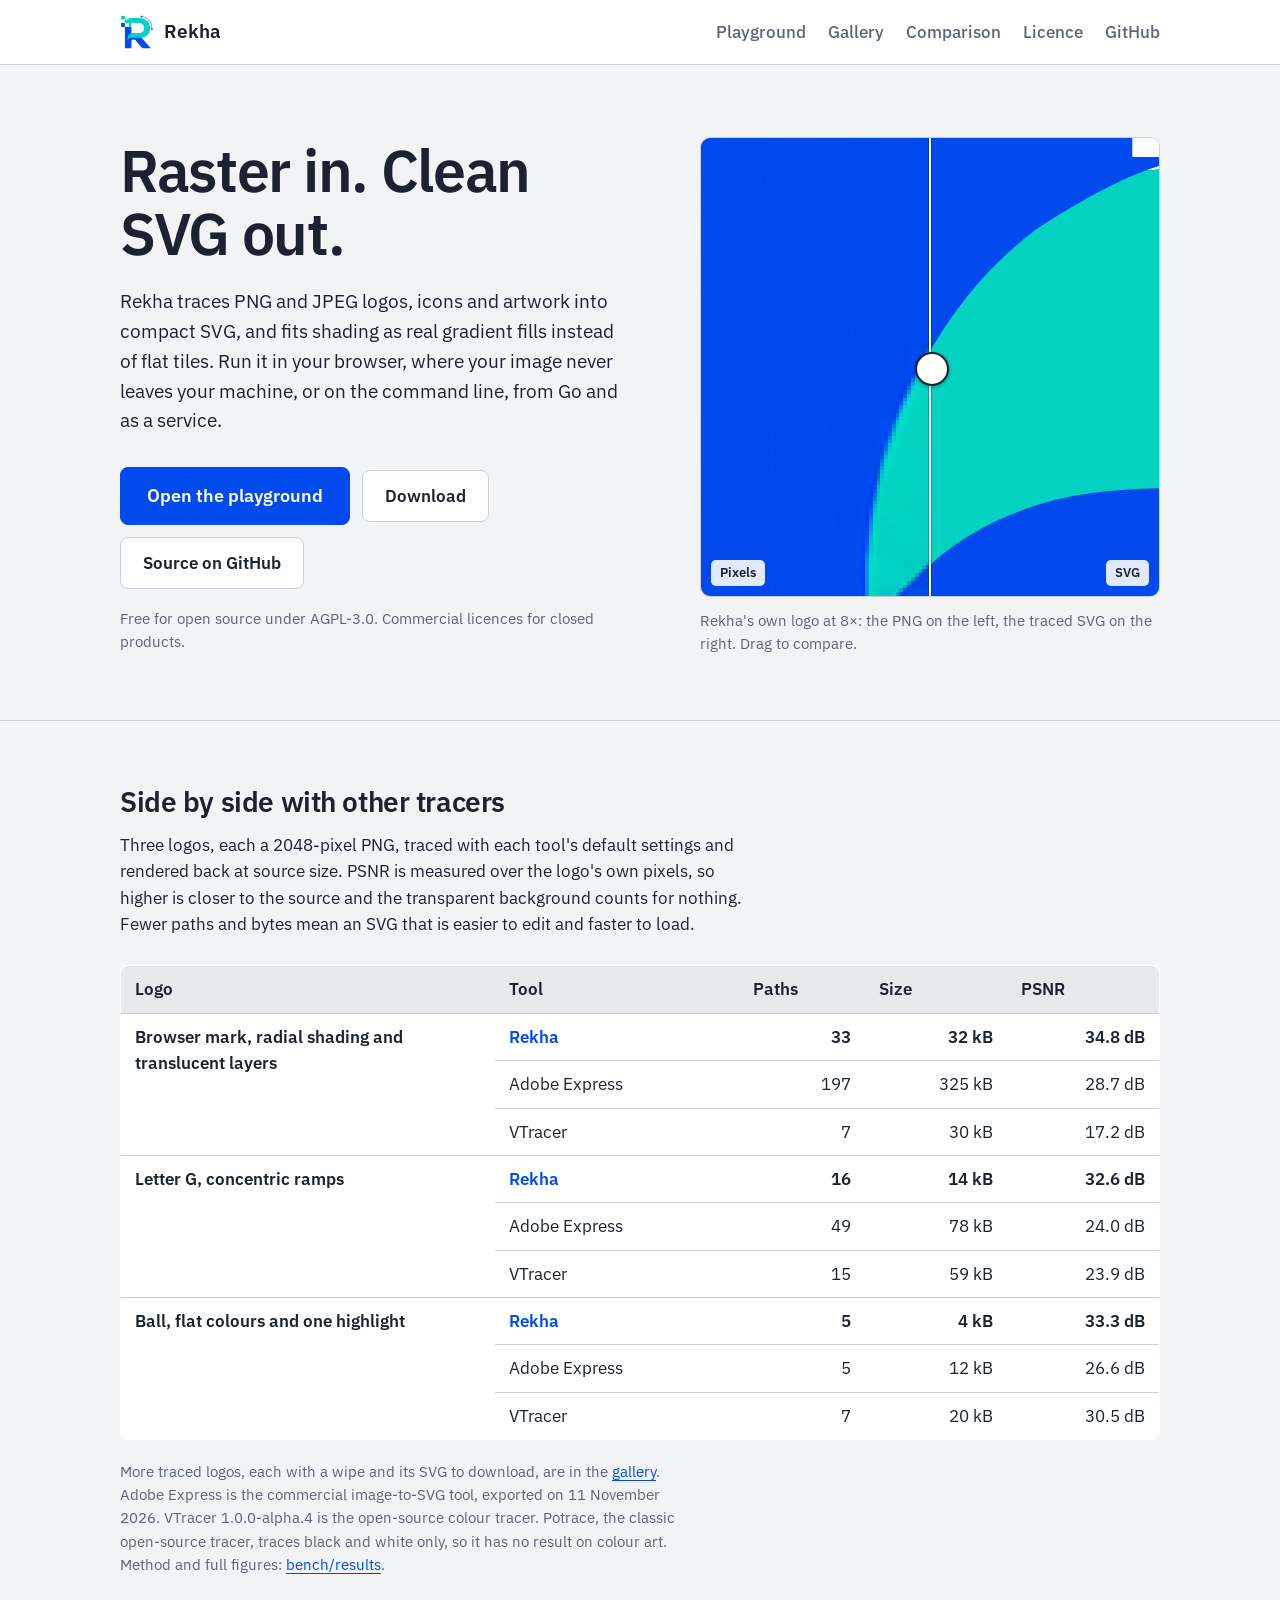
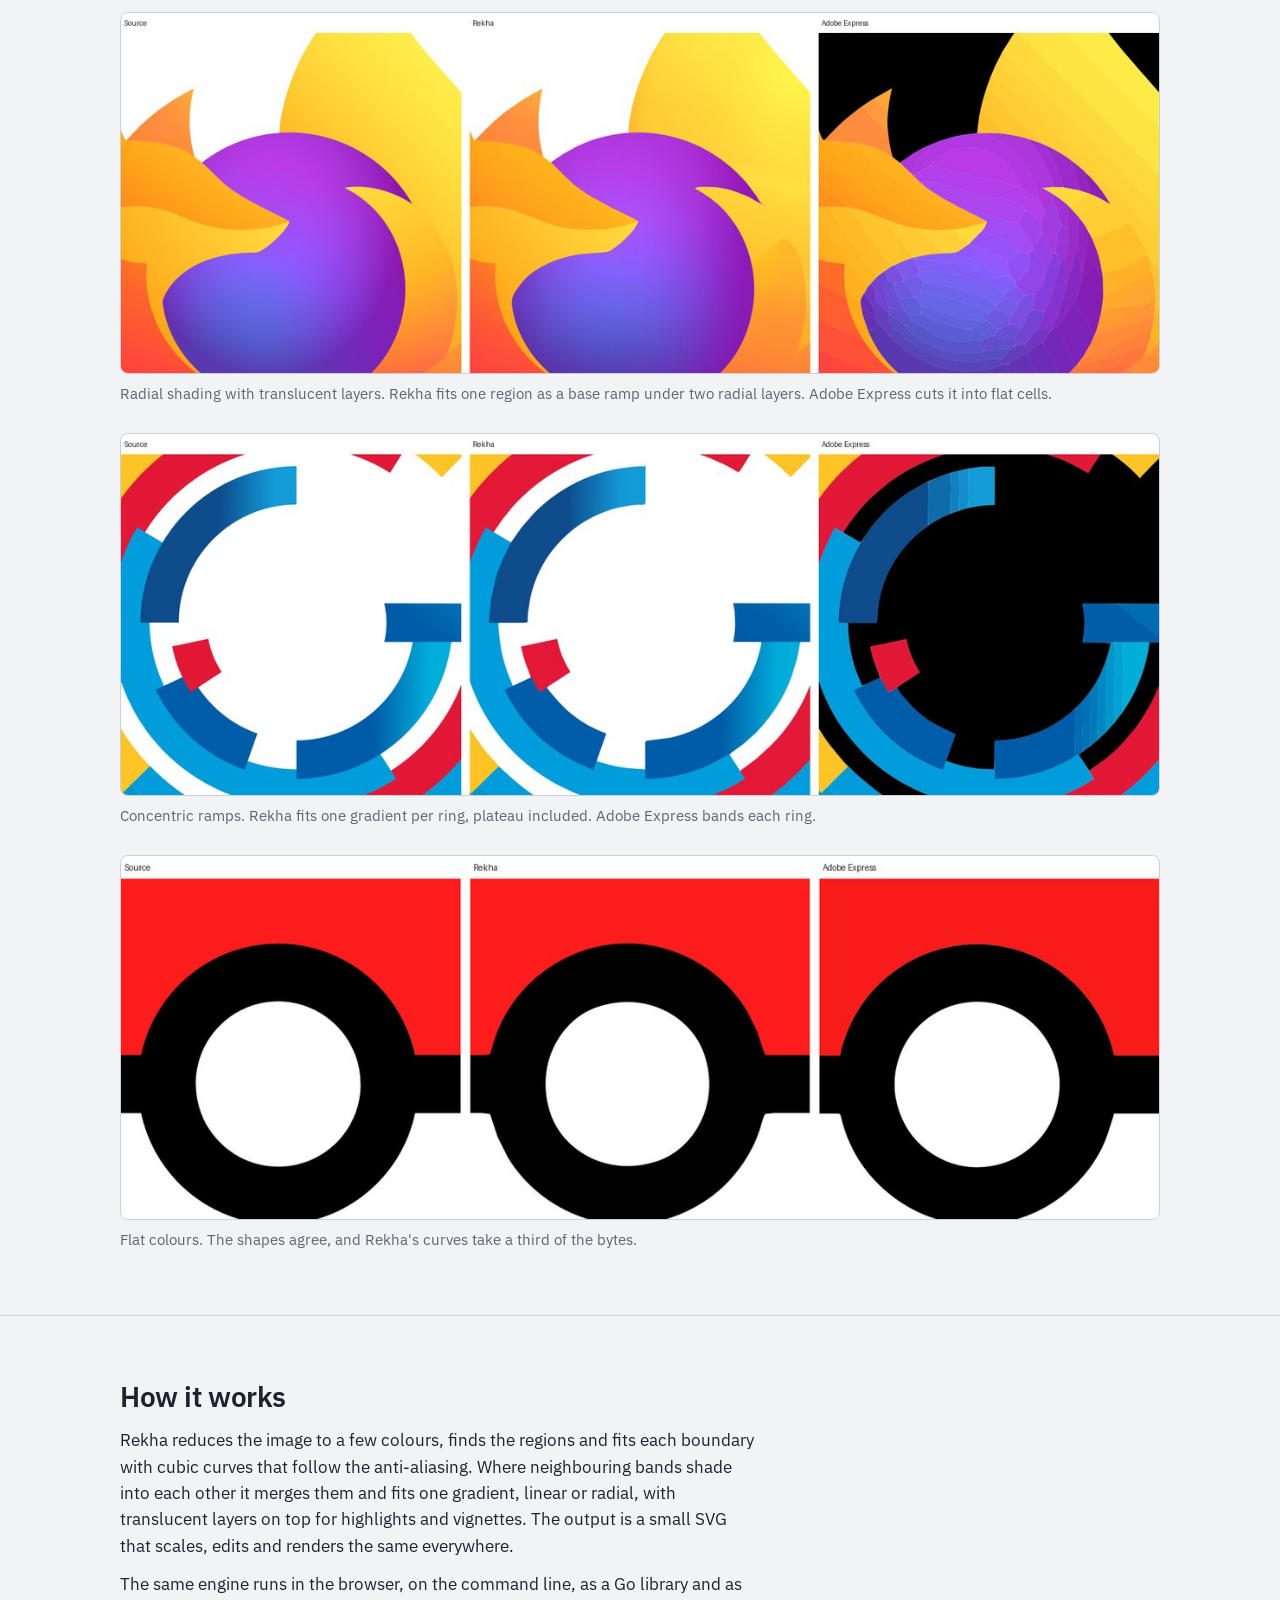
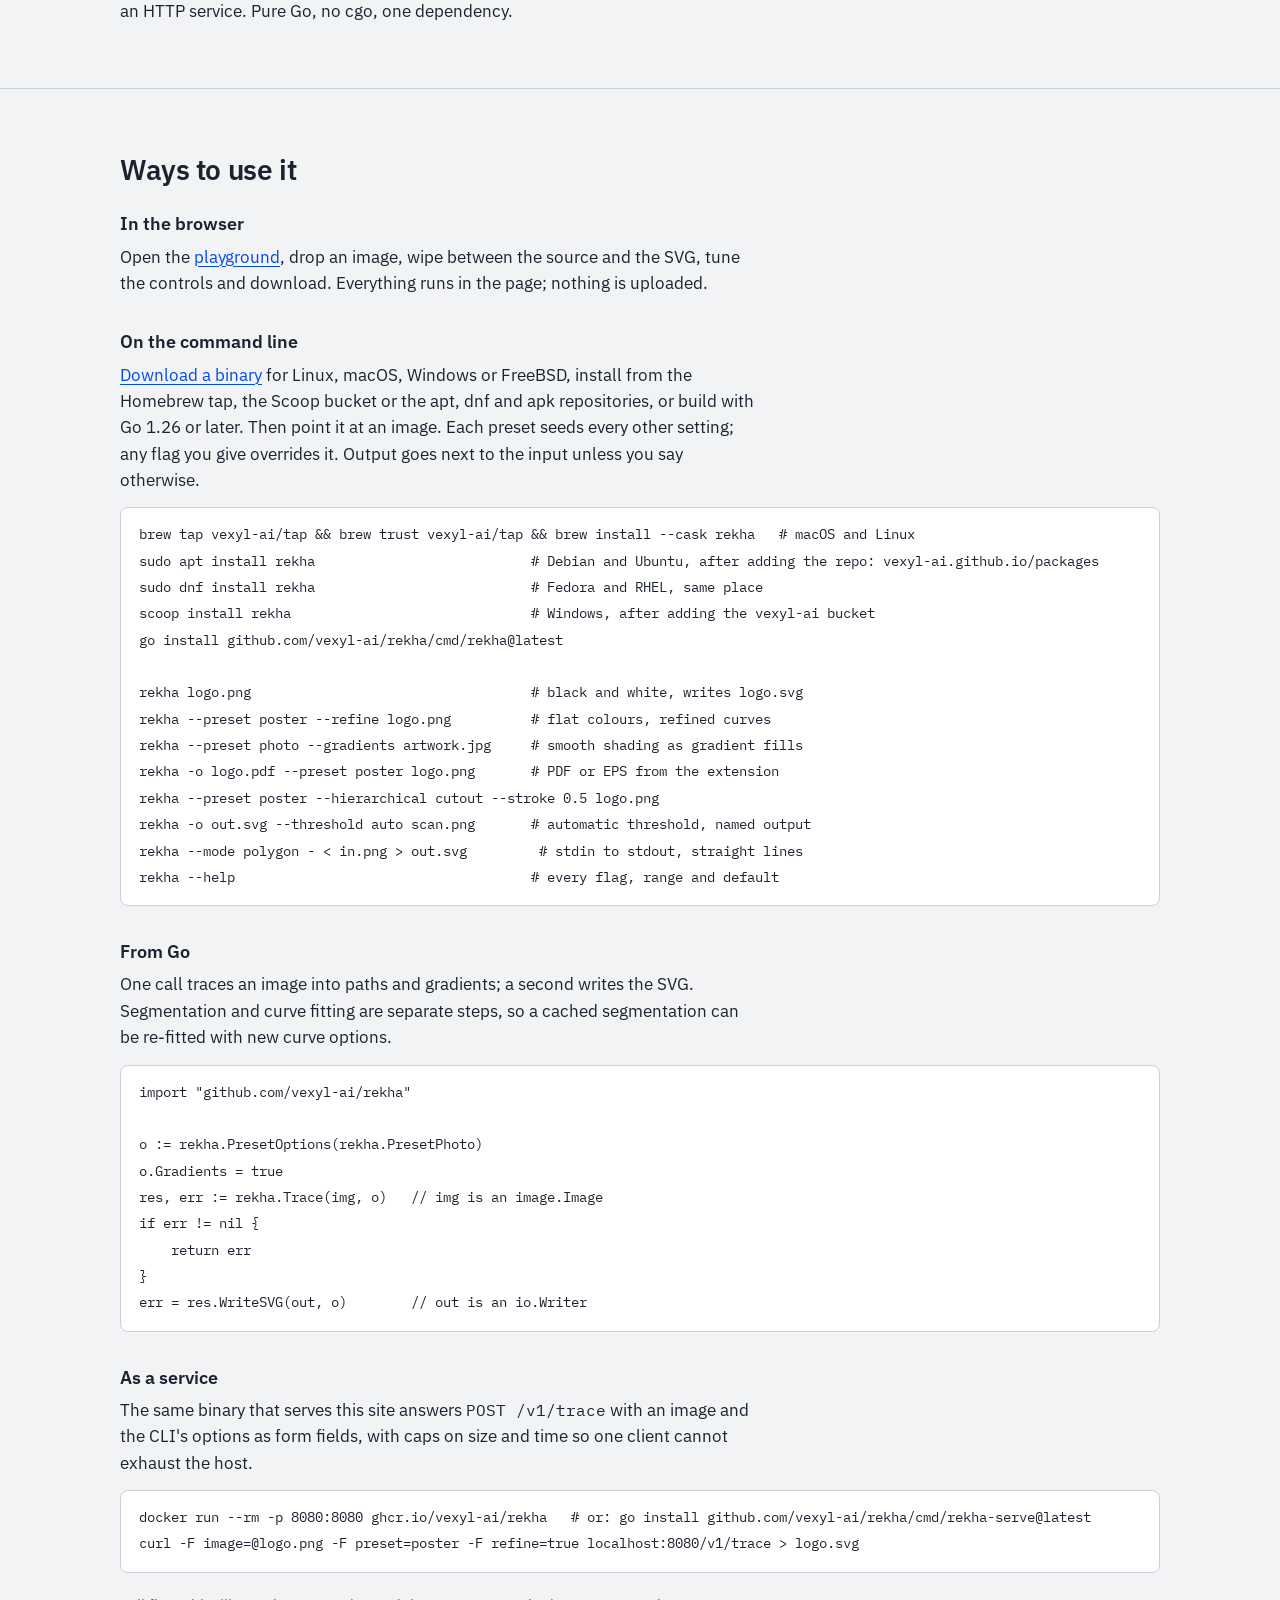
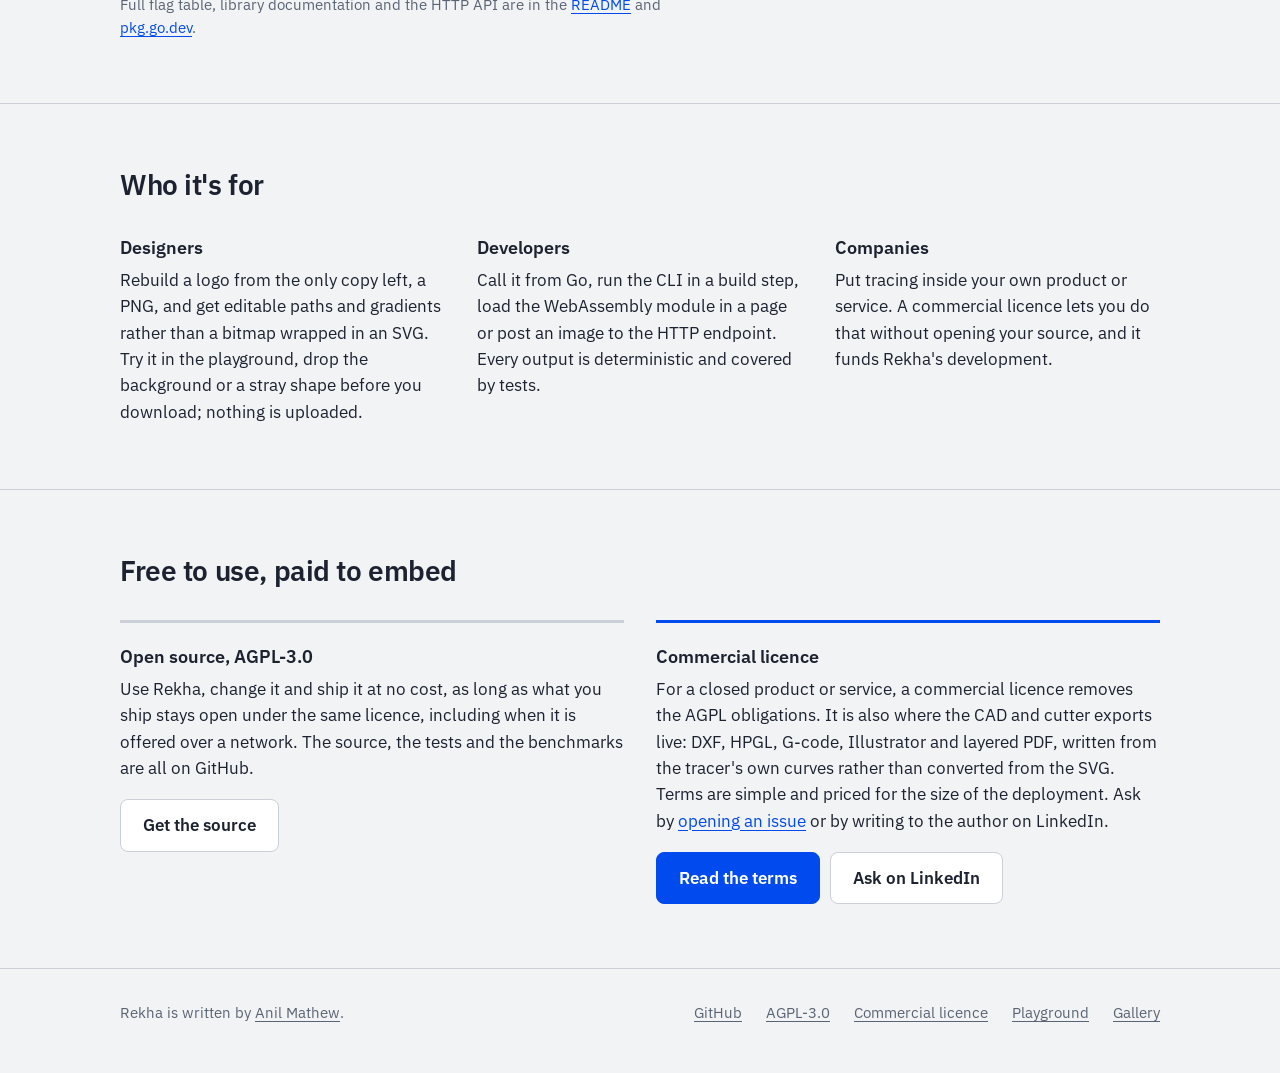
<file: web/index.html>
<!doctype html>
<html lang="en">
<head>
<meta charset="utf-8">
<meta name="viewport" content="width=device-width, initial-scale=1">
<title>Rekha: trace PNG and JPEG to SVG with gradient fills</title>
<meta name="description" content="Rekha turns raster logos, icons and artwork into compact SVG with real gradient fills. In your browser or on the command line. Pure Go, free under AGPL-3.0.">
<link rel="canonical" href="https://vexyl-ai.github.io/rekha/">
<meta property="og:type" content="website">
<meta property="og:site_name" content="Rekha">
<meta property="og:title" content="Rekha: raster to clean SVG, gradients included">
<meta property="og:description" content="Trace PNG and JPEG into compact SVG with real gradient fills. In your browser, nothing uploaded, or on the command line. Open source, pure Go.">
<meta property="og:url" content="https://vexyl-ai.github.io/rekha/">
<meta property="og:image" content="https://vexyl-ai.github.io/rekha/img/og.png">
<meta property="og:image:width" content="1200">
<meta property="og:image:height" content="630">
<meta property="og:image:alt" content="Rekha logo beside the words: raster to clean SVG, gradients included, runs in your browser">
<meta name="twitter:card" content="summary_large_image">
<meta name="twitter:title" content="Rekha: raster to clean SVG, gradients included">
<meta name="twitter:description" content="Trace PNG and JPEG into compact SVG with real gradient fills. In your browser or on the command line.">
<meta name="twitter:image" content="https://vexyl-ai.github.io/rekha/img/og.png">
<meta name="theme-color" content="#014AED">
<link rel="icon" href="img/logo-mark.svg" type="image/svg+xml">
<link rel="preconnect" href="https://fonts.googleapis.com">
<link rel="stylesheet" href="https://fonts.googleapis.com/css2?family=IBM+Plex+Sans:wght@400;500;600&family=IBM+Plex+Mono&display=swap">
<link rel="stylesheet" href="site.css">
<script type="application/ld+json">
{
  "@context": "https://schema.org",
  "@type": "SoftwareApplication",
  "name": "Rekha",
  "url": "https://vexyl-ai.github.io/rekha/",
  "description": "Raster to SVG tracer with gradient fills. Pure Go, no cgo, runs as a library, a CLI, a WebAssembly module and an HTTP service.",
  "applicationCategory": "DesignApplication",
  "operatingSystem": "Web, Linux, macOS, Windows",
  "offers": { "@type": "Offer", "price": "0", "priceCurrency": "USD" },
  "license": "https://www.gnu.org/licenses/agpl-3.0.html",
  "codeRepository": "https://github.com/vexyl-ai/rekha",
  "author": { "@type": "Person", "name": "Anil Mathew", "url": "https://www.linkedin.com/in/anilmathewm/" }
}
</script>
</head>
<body>
<header class="bar">
  <div class="wrap">
    <a class="brand" href="./"><img src="img/logo-mark.svg" alt="" width="34" height="34">Rekha</a>
    <nav aria-label="Site">
      <a href="demo/">Playground</a>
      <a href="gallery/">Gallery</a>
      <a href="#compare" class="hide-sm">Comparison</a>
      <a href="#licence">Licence</a>
      <a href="https://github.com/vexyl-ai/rekha">GitHub</a>
    </nav>
  </div>
</header>

<main>
<div class="hero">
  <div class="wrap">
    <div>
      <h1>Raster in. Clean SVG out.</h1>
      <p class="lead">Rekha traces PNG and JPEG logos, icons and artwork into compact SVG, and fits shading as real gradient fills instead of flat tiles. Run it in your browser, where your image never leaves your machine, or on the command line, from Go and as a service.</p>
      <div class="cta">
        <a class="btn primary" href="demo/">Open the playground</a>
        <a class="btn" href="https://github.com/vexyl-ai/rekha/releases/latest">Download</a>
        <a class="btn" href="https://github.com/vexyl-ai/rekha">Source on GitHub</a>
      </div>
      <p class="fine">Free for open source under AGPL-3.0. Commercial licences for closed products.</p>
    </div>
    <figure class="wipe" id="wipe">
      <div class="frame">
        <img class="px" src="img/hero-source.png" width="120" height="120" alt="A corner of the Rekha logo as pixels, enlarged eight times">
        <div class="vec"><img src="img/hero-trace.svg" width="120" height="120" alt="The same corner traced by Rekha as smooth curves"></div>
        <input type="range" min="0" max="100" value="50" aria-label="Move the divider between pixels and SVG">
        <div class="handle" aria-hidden="true"></div>
        <span class="tag l">Pixels</span><span class="tag r">SVG</span>
      </div>
      <figcaption>Rekha's own logo at 8×: the PNG on the left, the traced SVG on the right. Drag to compare.</figcaption>
    </figure>
  </div>
</div>

<section id="compare">
  <div class="wrap">
    <h2>Side by side with other tracers</h2>
    <p class="prose">Three logos, each a 2048-pixel PNG, traced with each tool's default settings and rendered back at source size. PSNR is measured over the logo's own pixels, so higher is closer to the source and the transparent background counts for nothing. Fewer paths and bytes mean an SVG that is easier to edit and faster to load.</p>
    <table class="scores">
      <thead><tr><th scope="col">Logo</th><th scope="col">Tool</th><th scope="col" class="n">Paths</th><th scope="col" class="n">Size</th><th scope="col" class="n">PSNR</th></tr></thead>
      <tbody>
        <tr class="us"><th scope="row" rowspan="3">Browser mark, radial shading and translucent layers</th><td class="tool">Rekha</td><td class="n">33</td><td class="n">32 kB</td><td class="n">34.8 dB</td></tr>
        <tr><td>Adobe Express</td><td class="n">197</td><td class="n">325 kB</td><td class="n">28.7 dB</td></tr>
        <tr><td>VTracer</td><td class="n">7</td><td class="n">30 kB</td><td class="n">17.2 dB</td></tr>
        <tr class="us"><th scope="row" rowspan="3">Letter G, concentric ramps</th><td class="tool">Rekha</td><td class="n">16</td><td class="n">14 kB</td><td class="n">32.6 dB</td></tr>
        <tr><td>Adobe Express</td><td class="n">49</td><td class="n">78 kB</td><td class="n">24.0 dB</td></tr>
        <tr><td>VTracer</td><td class="n">15</td><td class="n">59 kB</td><td class="n">23.9 dB</td></tr>
        <tr class="us"><th scope="row" rowspan="3">Ball, flat colours and one highlight</th><td class="tool">Rekha</td><td class="n">5</td><td class="n">4 kB</td><td class="n">33.3 dB</td></tr>
        <tr><td>Adobe Express</td><td class="n">5</td><td class="n">12 kB</td><td class="n">26.6 dB</td></tr>
        <tr><td>VTracer</td><td class="n">7</td><td class="n">20 kB</td><td class="n">30.5 dB</td></tr>
      </tbody>
    </table>
    <p class="cite prose">More traced logos, each with a wipe and its SVG to download, are in the <a href="gallery/">gallery</a>. Adobe Express is the commercial image-to-SVG tool, exported on 11 November 2026. VTracer 1.0.0-alpha.4 is the open-source colour tracer. Potrace, the classic open-source tracer, traces black and white only, so it has no result on colour art. Method and full figures: <a href="https://github.com/vexyl-ai/rekha/blob/main/bench/results/2026-11-11-adobe-express.md">bench/results</a>.</p>
    <div class="strips">
      <figure>
        <img src="img/compare/firefox-globe.jpg" width="1200" height="416" alt="Browser mark globe, three panels: source, Rekha, Adobe Express. Rekha's shading is smooth; Adobe Express cuts it into flat cells." loading="lazy">
        <figcaption>Radial shading with translucent layers. Rekha fits one region as a base ramp under two radial layers. Adobe Express cuts it into flat cells.</figcaption>
      </figure>
      <figure>
        <img src="img/compare/letter-g.jpg" width="1200" height="417" alt="Letter G logo, three panels: source, Rekha, Adobe Express. Rekha's rings shade smoothly; Adobe Express bands them." loading="lazy">
        <figcaption>Concentric ramps. Rekha fits one gradient per ring, plateau included. Adobe Express bands each ring.</figcaption>
      </figure>
      <figure>
        <img src="img/compare/pokeball.jpg" width="1200" height="419" alt="Ball logo, three panels: source, Rekha, Adobe Express. The shapes agree." loading="lazy">
        <figcaption>Flat colours. The shapes agree, and Rekha's curves take a third of the bytes.</figcaption>
      </figure>
    </div>
  </div>
</section>

<section class="how" id="how">
  <div class="wrap">
    <h2>How it works</h2>
    <p class="prose">Rekha reduces the image to a few colours, finds the regions and fits each boundary with cubic curves that follow the anti-aliasing. Where neighbouring bands shade into each other it merges them and fits one gradient, linear or radial, with translucent layers on top for highlights and vignettes. The output is a small SVG that scales, edits and renders the same everywhere.</p>
    <p class="prose">The same engine runs in the browser, on the command line, as a Go library and as an HTTP service. Pure Go, no cgo, one dependency.</p>
  </div>
</section>

<section class="use" id="use">
  <div class="wrap">
    <h2>Ways to use it</h2>

    <h3>In the browser</h3>
    <p class="prose">Open the <a href="demo/">playground</a>, drop an image, wipe between the source and the SVG, tune the controls and download. Everything runs in the page; nothing is uploaded.</p>

    <h3>On the command line</h3>
    <p class="prose"><a href="https://github.com/vexyl-ai/rekha/releases/latest">Download a binary</a> for Linux, macOS, Windows or FreeBSD, install from the Homebrew tap, the Scoop bucket or the apt, dnf and apk repositories, or build with Go 1.26 or later. Then point it at an image. Each preset seeds every other setting; any flag you give overrides it. Output goes next to the input unless you say otherwise.</p>
<pre><code>brew tap vexyl-ai/tap &amp;&amp; brew trust vexyl-ai/tap &amp;&amp; brew install --cask rekha   # macOS and Linux
sudo apt install rekha                           # Debian and Ubuntu, after adding the repo: vexyl-ai.github.io/packages
sudo dnf install rekha                           # Fedora and RHEL, same place
scoop install rekha                              # Windows, after adding the vexyl-ai bucket
go install github.com/vexyl-ai/rekha/cmd/rekha@latest

rekha logo.png                                   # black and white, writes logo.svg
rekha --preset poster --refine logo.png          # flat colours, refined curves
rekha --preset photo --gradients artwork.jpg     # smooth shading as gradient fills
rekha -o logo.pdf --preset poster logo.png       # PDF or EPS from the extension
rekha --preset poster --hierarchical cutout --stroke 0.5 logo.png
rekha -o out.svg --threshold auto scan.png       # automatic threshold, named output
rekha --mode polygon - &lt; in.png &gt; out.svg         # stdin to stdout, straight lines
rekha --help                                     # every flag, range and default</code></pre>

    <h3>From Go</h3>
    <p class="prose">One call traces an image into paths and gradients; a second writes the SVG. Segmentation and curve fitting are separate steps, so a cached segmentation can be re-fitted with new curve options.</p>
<pre><code>import "github.com/vexyl-ai/rekha"

o := rekha.PresetOptions(rekha.PresetPhoto)
o.Gradients = true
res, err := rekha.Trace(img, o)   // img is an image.Image
if err != nil {
    return err
}
err = res.WriteSVG(out, o)        // out is an io.Writer</code></pre>

    <h3>As a service</h3>
    <p class="prose">The same binary that serves this site answers <code>POST /v1/trace</code> with an image and the CLI's options as form fields, with caps on size and time so one client cannot exhaust the host.</p>
<pre><code>docker run --rm -p 8080:8080 ghcr.io/vexyl-ai/rekha   # or: go install github.com/vexyl-ai/rekha/cmd/rekha-serve@latest
curl -F image=@logo.png -F preset=poster -F refine=true localhost:8080/v1/trace &gt; logo.svg</code></pre>
    <p class="cite prose">Full flag table, library documentation and the HTTP API are in the <a href="https://github.com/vexyl-ai/rekha#readme">README</a> and <a href="https://pkg.go.dev/github.com/vexyl-ai/rekha">pkg.go.dev</a>.</p>
  </div>
</section>

<section class="who" id="who">
  <div class="wrap">
    <h2>Who it's for</h2>
    <div class="cols">
      <div>
        <h3>Designers</h3>
        <p>Rebuild a logo from the only copy left, a PNG, and get editable paths and gradients rather than a bitmap wrapped in an SVG. Try it in the playground, drop the background or a stray shape before you download; nothing is uploaded.</p>
      </div>
      <div>
        <h3>Developers</h3>
        <p>Call it from Go, run the CLI in a build step, load the WebAssembly module in a page or post an image to the HTTP endpoint. Every output is deterministic and covered by tests.</p>
      </div>
      <div>
        <h3>Companies</h3>
        <p>Put tracing inside your own product or service. A commercial licence lets you do that without opening your source, and it funds Rekha's development.</p>
      </div>
    </div>
  </div>
</section>

<section class="licence" id="licence">
  <div class="wrap">
    <h2>Free to use, paid to embed</h2>
    <div class="cols">
      <div>
        <h3>Open source, AGPL-3.0</h3>
        <p>Use Rekha, change it and ship it at no cost, as long as what you ship stays open under the same licence, including when it is offered over a network. The source, the tests and the benchmarks are all on GitHub.</p>
        <div class="cta"><a class="btn" href="https://github.com/vexyl-ai/rekha">Get the source</a></div>
      </div>
      <div class="paid">
        <h3>Commercial licence</h3>
        <p>For a closed product or service, a commercial licence removes the AGPL obligations. It is also where the CAD and cutter exports live: DXF, HPGL, G-code, Illustrator and layered PDF, written from the tracer's own curves rather than converted from the SVG. Terms are simple and priced for the size of the deployment. Ask by <a href="https://github.com/vexyl-ai/rekha/issues/new">opening an issue</a> or by writing to the author on LinkedIn.</p>
        <div class="cta">
          <a class="btn primary" href="https://github.com/vexyl-ai/rekha/blob/main/COMMERCIAL.md">Read the terms</a>
          <a class="btn" href="https://www.linkedin.com/in/anilmathewm/">Ask on LinkedIn</a>
        </div>
      </div>
    </div>
  </div>
</section>
</main>

<footer>
  <div class="wrap">
    <span>Rekha is written by <a href="https://www.linkedin.com/in/anilmathewm/">Anil Mathew</a>.</span>
    <span class="spacer"></span>
    <a href="https://github.com/vexyl-ai/rekha">GitHub</a>
    <a href="https://github.com/vexyl-ai/rekha/blob/main/LICENSE">AGPL-3.0</a>
    <a href="https://github.com/vexyl-ai/rekha/blob/main/COMMERCIAL.md">Commercial licence</a>
    <a href="demo/">Playground</a>
    <a href="gallery/">Gallery</a>
  </div>
</footer>
<script src="site.js"></script>
</body>
</html>
</file>
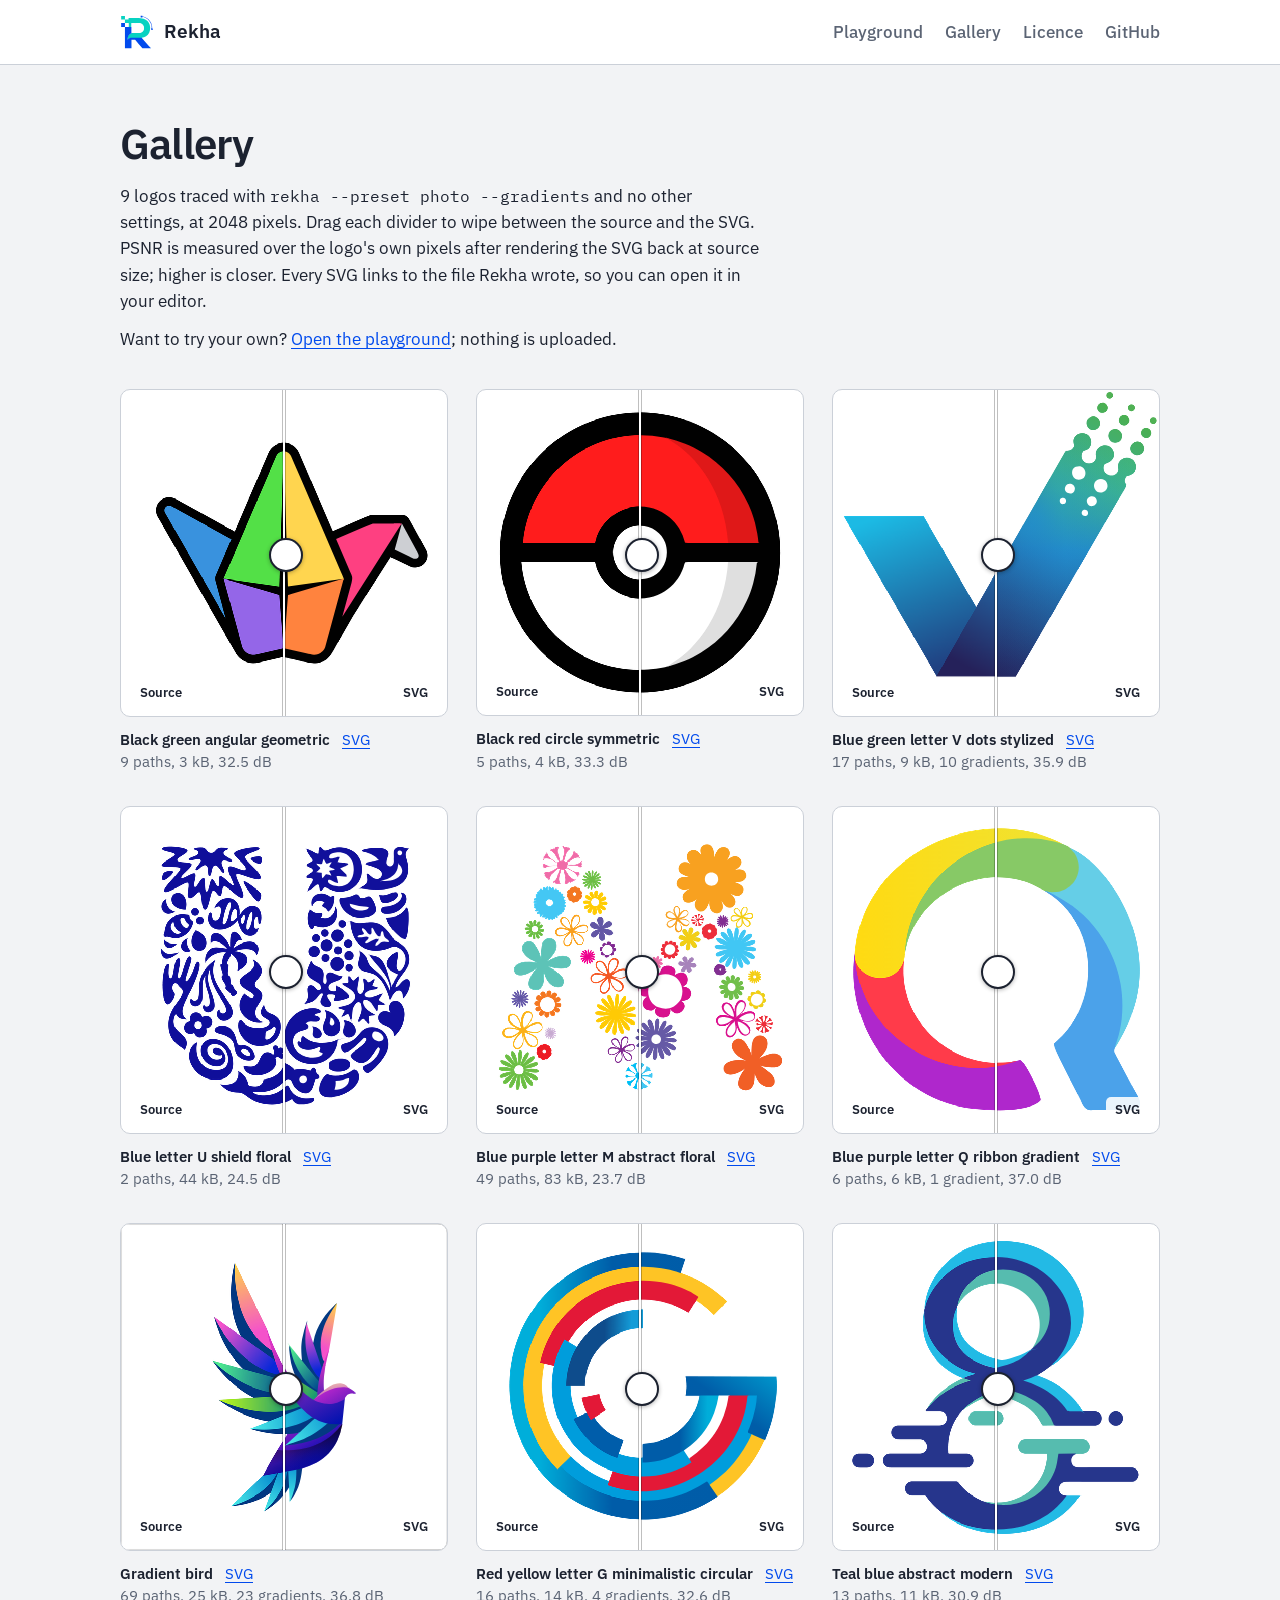
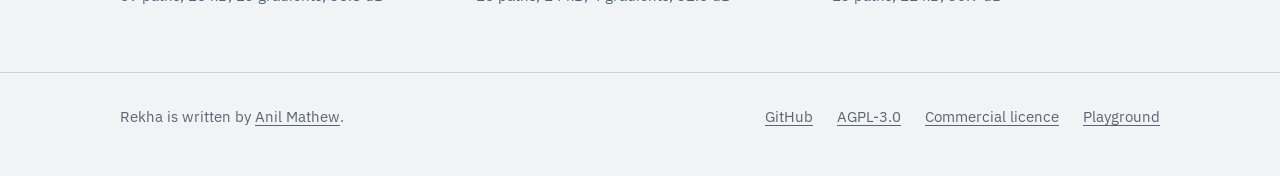
<file: web/gallery/index.html>
<!doctype html>
<html lang="en">
<head>
<meta charset="utf-8">
<meta name="viewport" content="width=device-width, initial-scale=1">
<title>Rekha gallery: logos traced from PNG to SVG</title>
<meta name="description" content="9 logos traced by Rekha with the photo preset and gradients on, each with a source-versus-SVG wipe, the path count, file size and PSNR. Download any SVG.">
<link rel="canonical" href="https://vexyl-ai.github.io/rekha/gallery/">
<meta property="og:type" content="website">
<meta property="og:site_name" content="Rekha">
<meta property="og:title" content="Rekha gallery: logos traced from PNG to SVG">
<meta property="og:description" content="9 logos traced to SVG with gradient fills. Wipe between source and result, download the SVG.">
<meta property="og:url" content="https://vexyl-ai.github.io/rekha/gallery/">
<meta property="og:image" content="https://vexyl-ai.github.io/rekha/img/og.png">
<meta property="og:image:width" content="1200">
<meta property="og:image:height" content="630">
<meta name="twitter:card" content="summary_large_image">
<meta name="twitter:title" content="Rekha gallery: logos traced from PNG to SVG">
<meta name="twitter:description" content="9 logos traced to SVG with gradient fills. Wipe between source and result, download the SVG.">
<meta name="twitter:image" content="https://vexyl-ai.github.io/rekha/img/og.png">
<meta name="theme-color" content="#014AED">
<link rel="icon" href="../img/logo-mark.svg" type="image/svg+xml">
<link rel="preconnect" href="https://fonts.googleapis.com">
<link rel="stylesheet" href="https://fonts.googleapis.com/css2?family=IBM+Plex+Sans:wght@400;500;600&family=IBM+Plex+Mono&display=swap">
<link rel="stylesheet" href="../site.css">
</head>
<body>
<header class="bar">
  <div class="wrap">
    <a class="brand" href="../"><img src="../img/logo-mark.svg" alt="" width="34" height="34">Rekha</a>
    <nav aria-label="Site">
      <a href="../demo/">Playground</a>
      <a href="./">Gallery</a>
      <a href="../#licence">Licence</a>
      <a href="https://github.com/vexyl-ai/rekha">GitHub</a>
    </nav>
  </div>
</header>

<main>
<section class="gallery" id="gallery">
  <div class="wrap">
    <h1>Gallery</h1>
    <p class="prose">9 logos traced with <code>rekha --preset photo --gradients</code> and no other settings, at 2048 pixels. Drag each divider to wipe between the source and the SVG. PSNR is measured over the logo's own pixels after rendering the SVG back at source size; higher is closer. Every SVG links to the file Rekha wrote, so you can open it in your editor.</p>
    <p class="prose">Want to try your own? <a href="../demo/">Open the playground</a>; nothing is uploaded.</p>
    <div class="grid">
      <figure class="wipe">
        <div class="frame" style="aspect-ratio: 2048 / 2048">
          <img class="px" src="black-green-angular-geometric-logo.png" width="2048" height="2048" alt="Black green angular geometric: the source image" loading="lazy">
          <div class="vec"><img src="black-green-angular-geometric-logo.svg" width="2048" height="2048" alt="Black green angular geometric: traced by Rekha" loading="lazy"></div>
          <input type="range" min="0" max="100" value="50" aria-label="Move the divider between source and SVG for Black green angular geometric">
          <div class="handle" aria-hidden="true"></div>
          <span class="tag l">Source</span><span class="tag r">SVG</span>
        </div>
        <figcaption><strong>Black green angular geometric</strong> <a href="black-green-angular-geometric-logo.svg">SVG</a><br>9 paths, 3 kB, 32.5 dB</figcaption>
      </figure>
      <figure class="wipe">
        <div class="frame" style="aspect-ratio: 2048 / 2045">
          <img class="px" src="black-red-circle-symmetric-logo.png" width="2048" height="2045" alt="Black red circle symmetric: the source image" loading="lazy">
          <div class="vec"><img src="black-red-circle-symmetric-logo.svg" width="2048" height="2045" alt="Black red circle symmetric: traced by Rekha" loading="lazy"></div>
          <input type="range" min="0" max="100" value="50" aria-label="Move the divider between source and SVG for Black red circle symmetric">
          <div class="handle" aria-hidden="true"></div>
          <span class="tag l">Source</span><span class="tag r">SVG</span>
        </div>
        <figcaption><strong>Black red circle symmetric</strong> <a href="black-red-circle-symmetric-logo.svg">SVG</a><br>5 paths, 4 kB, 33.3 dB</figcaption>
      </figure>
      <figure class="wipe">
        <div class="frame" style="aspect-ratio: 2048 / 2048">
          <img class="px" src="blue-green-letter-v-dots-stylized-logo.png" width="2048" height="2048" alt="Blue green letter V dots stylized: the source image" loading="lazy">
          <div class="vec"><img src="blue-green-letter-v-dots-stylized-logo.svg" width="2048" height="2048" alt="Blue green letter V dots stylized: traced by Rekha" loading="lazy"></div>
          <input type="range" min="0" max="100" value="50" aria-label="Move the divider between source and SVG for Blue green letter V dots stylized">
          <div class="handle" aria-hidden="true"></div>
          <span class="tag l">Source</span><span class="tag r">SVG</span>
        </div>
        <figcaption><strong>Blue green letter V dots stylized</strong> <a href="blue-green-letter-v-dots-stylized-logo.svg">SVG</a><br>17 paths, 9 kB, 10 gradients, 35.9 dB</figcaption>
      </figure>
      <figure class="wipe">
        <div class="frame" style="aspect-ratio: 2048 / 2048">
          <img class="px" src="blue-letter-u-shield-floral-logo.png" width="2048" height="2048" alt="Blue letter U shield floral: the source image" loading="lazy">
          <div class="vec"><img src="blue-letter-u-shield-floral-logo.svg" width="2048" height="2048" alt="Blue letter U shield floral: traced by Rekha" loading="lazy"></div>
          <input type="range" min="0" max="100" value="50" aria-label="Move the divider between source and SVG for Blue letter U shield floral">
          <div class="handle" aria-hidden="true"></div>
          <span class="tag l">Source</span><span class="tag r">SVG</span>
        </div>
        <figcaption><strong>Blue letter U shield floral</strong> <a href="blue-letter-u-shield-floral-logo.svg">SVG</a><br>2 paths, 44 kB, 24.5 dB</figcaption>
      </figure>
      <figure class="wipe">
        <div class="frame" style="aspect-ratio: 2048 / 2048">
          <img class="px" src="blue-purple-letter-m-abstract-floral-logo.png" width="2048" height="2048" alt="Blue purple letter M abstract floral: the source image" loading="lazy">
          <div class="vec"><img src="blue-purple-letter-m-abstract-floral-logo.svg" width="2048" height="2048" alt="Blue purple letter M abstract floral: traced by Rekha" loading="lazy"></div>
          <input type="range" min="0" max="100" value="50" aria-label="Move the divider between source and SVG for Blue purple letter M abstract floral">
          <div class="handle" aria-hidden="true"></div>
          <span class="tag l">Source</span><span class="tag r">SVG</span>
        </div>
        <figcaption><strong>Blue purple letter M abstract floral</strong> <a href="blue-purple-letter-m-abstract-floral-logo.svg">SVG</a><br>49 paths, 83 kB, 23.7 dB</figcaption>
      </figure>
      <figure class="wipe">
        <div class="frame" style="aspect-ratio: 2048 / 2048">
          <img class="px" src="blue-purple-letter-q-ribbon-gradient-logo.png" width="2048" height="2048" alt="Blue purple letter Q ribbon gradient: the source image" loading="lazy">
          <div class="vec"><img src="blue-purple-letter-q-ribbon-gradient-logo.svg" width="2048" height="2048" alt="Blue purple letter Q ribbon gradient: traced by Rekha" loading="lazy"></div>
          <input type="range" min="0" max="100" value="50" aria-label="Move the divider between source and SVG for Blue purple letter Q ribbon gradient">
          <div class="handle" aria-hidden="true"></div>
          <span class="tag l">Source</span><span class="tag r">SVG</span>
        </div>
        <figcaption><strong>Blue purple letter Q ribbon gradient</strong> <a href="blue-purple-letter-q-ribbon-gradient-logo.svg">SVG</a><br>6 paths, 6 kB, 1 gradient, 37.0 dB</figcaption>
      </figure>
      <figure class="wipe">
        <div class="frame" style="aspect-ratio: 2048 / 2048">
          <img class="px" src="8_1sasa11.png" width="2048" height="2048" alt="Gradient bird: the source image" loading="lazy">
          <div class="vec"><img src="8_1sasa11.svg" width="2048" height="2048" alt="Gradient bird: traced by Rekha" loading="lazy"></div>
          <input type="range" min="0" max="100" value="50" aria-label="Move the divider between source and SVG for Gradient bird">
          <div class="handle" aria-hidden="true"></div>
          <span class="tag l">Source</span><span class="tag r">SVG</span>
        </div>
        <figcaption><strong>Gradient bird</strong> <a href="8_1sasa11.svg">SVG</a><br>69 paths, 25 kB, 23 gradients, 36.8 dB</figcaption>
      </figure>
      <figure class="wipe">
        <div class="frame" style="aspect-ratio: 2048 / 2048">
          <img class="px" src="red-yellow-letter-g-minimalistic-circular-logo.png" width="2048" height="2048" alt="Red yellow letter G minimalistic circular: the source image" loading="lazy">
          <div class="vec"><img src="red-yellow-letter-g-minimalistic-circular-logo.svg" width="2048" height="2048" alt="Red yellow letter G minimalistic circular: traced by Rekha" loading="lazy"></div>
          <input type="range" min="0" max="100" value="50" aria-label="Move the divider between source and SVG for Red yellow letter G minimalistic circular">
          <div class="handle" aria-hidden="true"></div>
          <span class="tag l">Source</span><span class="tag r">SVG</span>
        </div>
        <figcaption><strong>Red yellow letter G minimalistic circular</strong> <a href="red-yellow-letter-g-minimalistic-circular-logo.svg">SVG</a><br>16 paths, 14 kB, 4 gradients, 32.6 dB</figcaption>
      </figure>
      <figure class="wipe">
        <div class="frame" style="aspect-ratio: 2048 / 2048">
          <img class="px" src="teal-blue-abstract-modern-logo.png" width="2048" height="2048" alt="Teal blue abstract modern: the source image" loading="lazy">
          <div class="vec"><img src="teal-blue-abstract-modern-logo.svg" width="2048" height="2048" alt="Teal blue abstract modern: traced by Rekha" loading="lazy"></div>
          <input type="range" min="0" max="100" value="50" aria-label="Move the divider between source and SVG for Teal blue abstract modern">
          <div class="handle" aria-hidden="true"></div>
          <span class="tag l">Source</span><span class="tag r">SVG</span>
        </div>
        <figcaption><strong>Teal blue abstract modern</strong> <a href="teal-blue-abstract-modern-logo.svg">SVG</a><br>13 paths, 11 kB, 30.9 dB</figcaption>
      </figure>
    </div>
  </div>
</section>
</main>

<footer>
  <div class="wrap">
    <span>Rekha is written by <a href="https://www.linkedin.com/in/anilmathewm/">Anil Mathew</a>.</span>
    <span class="spacer"></span>
    <a href="https://github.com/vexyl-ai/rekha">GitHub</a>
    <a href="https://github.com/vexyl-ai/rekha/blob/main/LICENSE">AGPL-3.0</a>
    <a href="https://github.com/vexyl-ai/rekha/blob/main/COMMERCIAL.md">Commercial licence</a>
    <a href="../demo/">Playground</a>
  </div>
</footer>
<script src="../site.js"></script>
</body>
</html>
</file>
<file: web/site.css>
/* Rekha landing page. One family, brand blue, light and dark. */
:root {
  --ink: #1C2230;
  --ink-soft: #5B6474;
  --paper: #F2F3F5;
  --pane: #FFFFFF;
  --rule: #CBD0D8;
  --brand: #014AED;
  --brand-ink: #FFFFFF;
  --check: #E6E8EC;
  color-scheme: light dark;
}
@media (prefers-color-scheme: dark) {
  :root {
    --ink: #E8EBF1;
    --ink-soft: #A0A8B6;
    --paper: #10141C;
    --pane: #181D27;
    --rule: #2E3544;
    --brand: #5C8CFF;
    --brand-ink: #0B1020;
    --check: #232936;
  }
}
* { box-sizing: border-box; }
html { scroll-behavior: smooth; }
@media (prefers-reduced-motion: reduce) { html { scroll-behavior: auto; } }
body {
  margin: 0;
  font: 17px/1.55 "IBM Plex Sans", system-ui, sans-serif;
  color: var(--ink);
  background: var(--paper);
  -webkit-font-smoothing: antialiased;
}
h1, h2, h3, p, figure, table { margin: 0; }
a { color: var(--brand); text-decoration-thickness: 1px; text-underline-offset: 3px; }
a:focus-visible, button:focus-visible, input:focus-visible { outline: 2px solid var(--brand); outline-offset: 3px; }
code { font: 0.92em/1.5 "IBM Plex Mono", ui-monospace, SFMono-Regular, Menlo, monospace; }
pre {
  margin: 0; padding: 14px 18px; overflow-x: auto;
  background: var(--pane); border: 1px solid var(--rule); border-radius: 8px;
}
pre code { font-size: 14px; }

.wrap { max-width: 1080px; margin: 0 auto; padding: 0 20px; }
.prose { max-width: 64ch; }

/* Top bar */
.bar { background: var(--pane); border-bottom: 1px solid var(--rule); }
.bar .wrap { display: flex; align-items: center; gap: 28px; height: 64px; }
.brand { display: inline-flex; align-items: center; gap: 10px; color: var(--ink); text-decoration: none; font-weight: 600; font-size: 19px; }
.brand img { width: 34px; height: 34px; }
.bar nav { margin-left: auto; display: flex; gap: 22px; }
.bar nav a { color: var(--ink-soft); text-decoration: none; font-weight: 500; }
.bar nav a:hover { color: var(--ink); }

/* Buttons */
.btn {
  display: inline-block; padding: 12px 22px; border-radius: 8px; font-weight: 600; text-decoration: none;
  border: 1px solid var(--rule); color: var(--ink); background: var(--pane);
}
.btn.primary { background: var(--brand); border-color: var(--brand); color: var(--brand-ink); font-size: 18px; padding: 14px 26px; }
.btn.primary:hover { filter: brightness(1.08); }
.btn:hover { border-color: var(--ink-soft); }

/* Hero */
.hero { padding: 72px 0 64px; }
.hero .wrap { display: grid; grid-template-columns: minmax(0, 1fr) minmax(300px, 460px); gap: 56px; align-items: center; }
.hero h1 { font-size: clamp(2.3rem, 5.2vw, 3.7rem); line-height: 1.06; letter-spacing: -0.022em; font-weight: 600; max-width: 14ch; }
.hero .lead { margin-top: 22px; font-size: 1.2rem; max-width: 46ch; color: var(--ink); }
.hero .cta { margin-top: 32px; display: flex; flex-wrap: wrap; gap: 12px; align-items: center; }
.hero .fine { margin-top: 18px; color: var(--ink-soft); font-size: 15px; }

/* Wipe: pixels under, traced SVG clipped on top */
.wipe { --cut: 50%; }
.wipe .frame {
  position: relative; aspect-ratio: 1 / 1; overflow: hidden; border-radius: 10px;
  border: 1px solid var(--rule); background: var(--pane); cursor: ew-resize; touch-action: none; user-select: none;
}
.wipe .frame img { position: absolute; inset: 0; width: 100%; height: 100%; display: block; pointer-events: none; }
.wipe .px { image-rendering: pixelated; image-rendering: crisp-edges; }
.wipe .vec { position: absolute; inset: 0; clip-path: inset(0 0 0 var(--cut)); }
.wipe .handle {
  position: absolute; top: 0; bottom: 0; left: var(--cut); width: 2px; margin-left: -1px;
  background: #fff; box-shadow: 0 0 0 1px rgba(0,0,0,.25); pointer-events: none;
}
.wipe .handle::after {
  content: ""; position: absolute; top: 50%; left: 50%; width: 30px; height: 30px; margin: -15px 0 0 -15px;
  border-radius: 50%; background: #fff; border: 2px solid var(--ink); box-shadow: 0 1px 4px rgba(0,0,0,.3);
}
.wipe .tag {
  position: absolute; bottom: 10px; padding: 3px 9px; border-radius: 5px; font-size: 13px; font-weight: 600;
  background: rgba(255,255,255,.88); color: #1C2230; pointer-events: none;
}
.wipe .tag.l { left: 10px; } .wipe .tag.r { right: 10px; }
.wipe input[type=range] { position: absolute; width: 1px; height: 1px; opacity: 0; left: 0; top: 0; }
.wipe input[type=range]:focus-visible ~ .handle { outline: 2px solid var(--brand); outline-offset: 2px; }
.wipe figcaption { margin-top: 12px; color: var(--ink-soft); font-size: 15px; }

/* Sections */
section { padding: 64px 0; border-top: 1px solid var(--rule); }
section h2 { font-size: 1.75rem; letter-spacing: -0.015em; font-weight: 600; line-height: 1.2; }
section h2 + p { margin-top: 14px; }
section h3 { font-size: 1.1rem; font-weight: 600; margin-top: 28px; }
section h3 + p { margin-top: 6px; }
section p + p { margin-top: 12px; }

/* Comparison */
.scores { margin-top: 28px; width: 100%; border-collapse: collapse; font-variant-numeric: tabular-nums; background: var(--pane); border: 1px solid var(--rule); border-radius: 8px; overflow: hidden; }
.scores th, .scores td { padding: 10px 14px; text-align: left; border-top: 1px solid var(--rule); vertical-align: top; }
.scores thead th { border-top: 0; font-weight: 600; background: var(--check); }
.scores tbody th[scope=row] { font-weight: 500; width: 36%; }
.scores td.n { text-align: right; }
.scores tr.us td, .scores tr.us th { font-weight: 600; }
.scores tr.us td.tool { color: var(--brand); }
.strips { margin-top: 36px; display: grid; gap: 28px; }
.strips img { width: 100%; height: auto; display: block; border-radius: 8px; border: 1px solid var(--rule); }
.strips figcaption { margin-top: 8px; color: var(--ink-soft); font-size: 15px; }
.cite { margin-top: 20px; color: var(--ink-soft); font-size: 15px; }

/* How + use + who */
.use pre { margin-top: 14px; }
.use h3 { margin-top: 32px; }
.use h2 + h3 { margin-top: 24px; }
.who .cols { display: grid; grid-template-columns: repeat(3, minmax(0, 1fr)); gap: 32px; margin-top: 8px; }
.who h3 { margin-top: 24px; }

/* Licence */
.licence .cols { display: grid; grid-template-columns: repeat(2, minmax(0, 1fr)); gap: 32px; margin-top: 32px; }
.licence .cols > div { padding-top: 20px; border-top: 3px solid var(--rule); }
.licence .cols > div.paid { border-top-color: var(--brand); }
.licence h3 { margin-top: 0; }
.licence .cta { margin-top: 18px; display: flex; flex-wrap: wrap; gap: 10px; }
.licence .btn.primary { font-size: 17px; padding: 12px 22px; }

/* Gallery */
.gallery { border-top: 0; padding-top: 56px; }
.gallery h1 { font-size: clamp(2rem, 4vw, 2.6rem); line-height: 1.1; letter-spacing: -0.02em; font-weight: 600; }
.gallery h1 + p { margin-top: 16px; }
.gallery .grid { margin-top: 36px; display: grid; grid-template-columns: repeat(auto-fill, minmax(300px, 1fr)); gap: 32px 28px; }
.gallery .wipe .frame { aspect-ratio: auto; }
.gallery .wipe .frame img { object-fit: contain; }
.gallery figcaption { color: var(--ink-soft); font-size: 15px; line-height: 1.5; }
.gallery figcaption strong { color: var(--ink); font-weight: 600; margin-right: 8px; }

/* Footer */
footer { border-top: 1px solid var(--rule); padding: 32px 0 48px; color: var(--ink-soft); font-size: 15px; }
footer .wrap { display: flex; flex-wrap: wrap; gap: 8px 24px; align-items: center; }
footer a { color: var(--ink-soft); }
footer .spacer { flex: 1; }

@media (max-width: 860px) {
  .hero { padding: 44px 0 48px; }
  .hero .wrap { grid-template-columns: 1fr; gap: 36px; }
  .hero h1 { max-width: none; }
  .who .cols, .licence .cols { grid-template-columns: 1fr; gap: 20px; }
  .who h3 { margin-top: 8px; }
  .bar nav { gap: 16px; }
  .bar nav .hide-sm { display: none; }
  .gallery .grid { grid-template-columns: 1fr; gap: 28px; }
  section { padding: 48px 0; }
}
</file>
